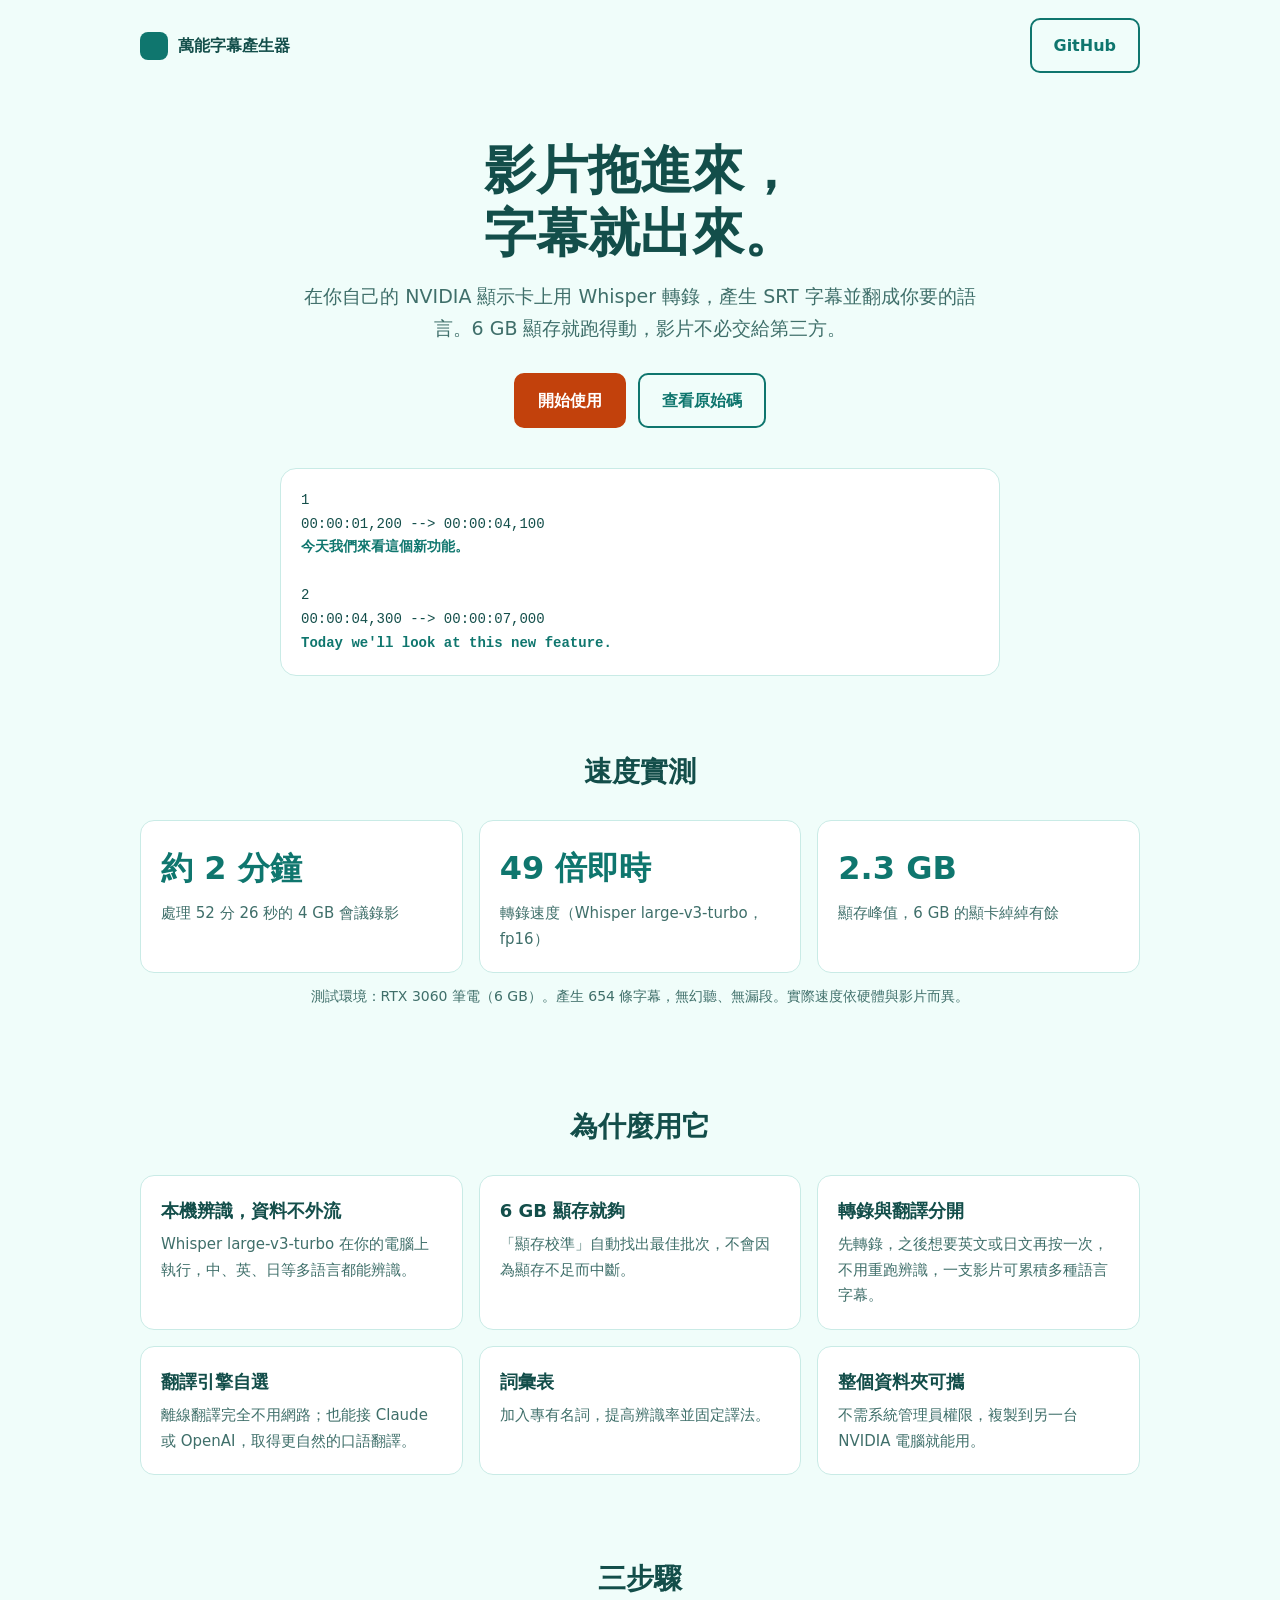
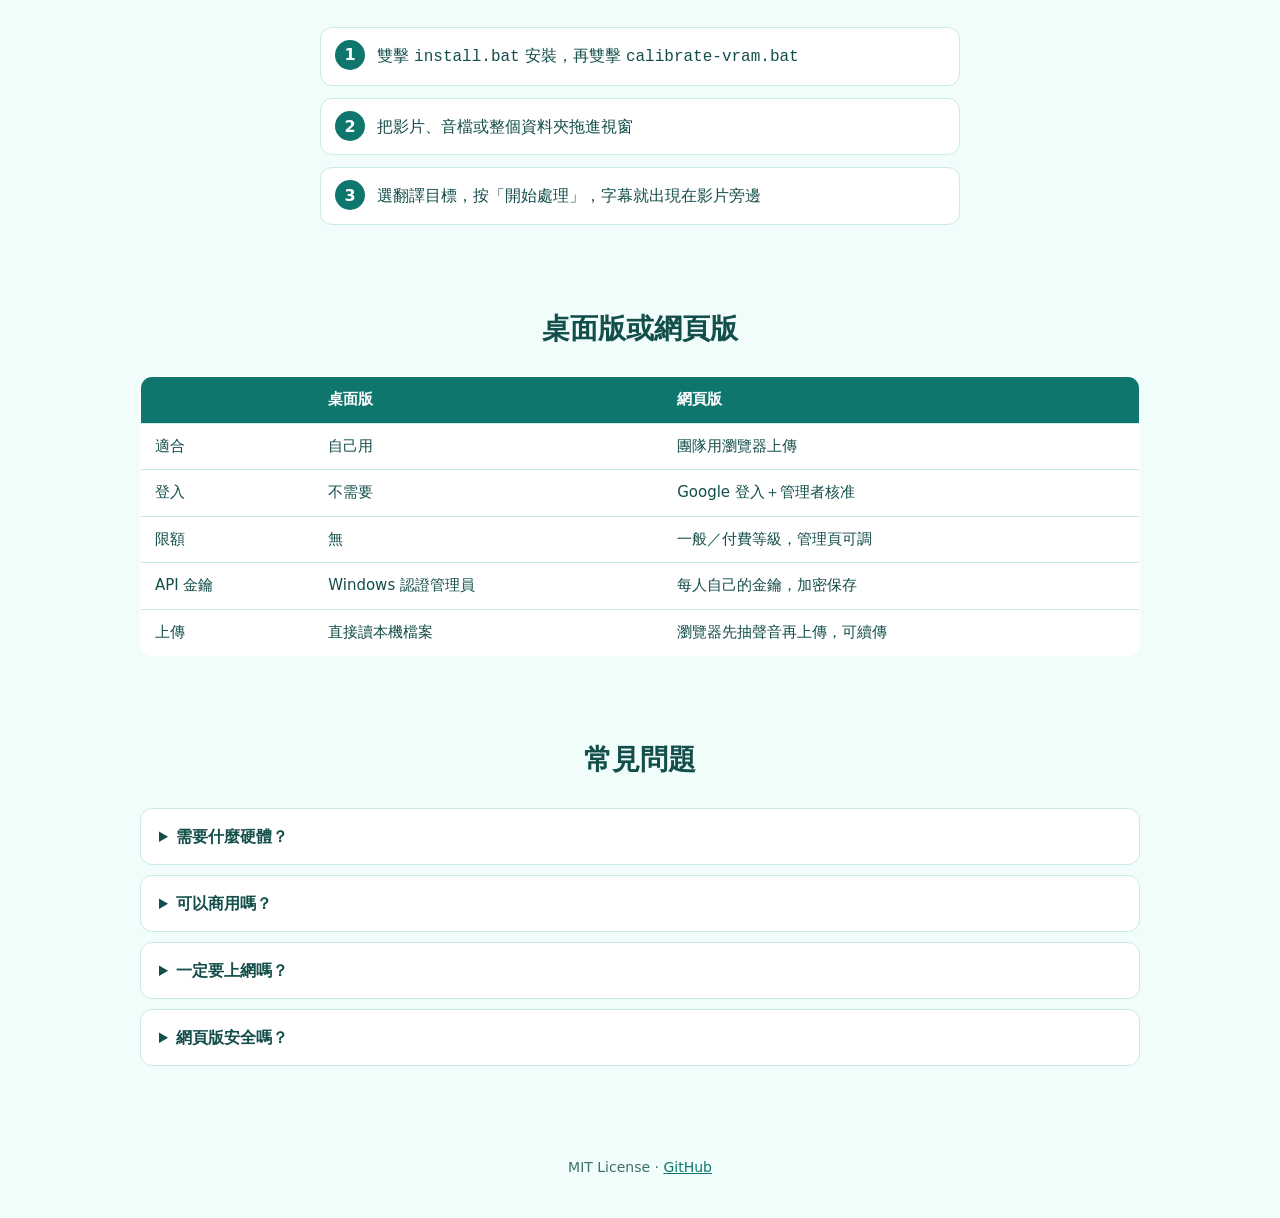
<file: docs/index.html>
<!doctype html>
<html lang="zh-Hant">
<head>
<meta charset="utf-8">
<meta name="viewport" content="width=device-width, initial-scale=1">
<title>萬能字幕產生器 — 影片拖進來，字幕就出來</title>
<meta name="description" content="在自己的 NVIDIA 顯卡上用 Whisper 轉錄影片、產生 SRT 並翻譯。6 GB 顯存就能跑，附桌面版與多人網頁版。">
<meta property="og:title" content="萬能字幕產生器">
<meta property="og:description" content="影片拖進來，幾分鐘後拿到字幕，還能翻成你要的語言。本機辨識，資料不外流。">
<style>
:root{--bg:#F0FDFA;--card:#fff;--ink:#134E4A;--sub:#3f6f6a;--pri:#0F766E;--pri-ink:#fff;--cta:#C2410C;--line:#c9ebe6;--code:#0b3b37}
@media (prefers-color-scheme:dark){:root{--bg:#0b1f1d;--card:#10302d;--ink:#e6fffb;--sub:#9fd1ca;--pri:#2dd4bf;--pri-ink:#04201d;--cta:#fb923c;--line:#1d4a45;--code:#04201d}}
*{box-sizing:border-box}
body{margin:0;background:var(--bg);color:var(--ink);font:16px/1.7 system-ui,-apple-system,"Segoe UI","Microsoft JhengHei","PingFang TC",sans-serif}
a{color:var(--pri)}
.wrap{max-width:1040px;margin:0 auto;padding:0 20px}
header.top{display:flex;justify-content:space-between;align-items:center;padding:18px 0}
.brand{font-weight:700;display:flex;gap:10px;align-items:center}
.logo{width:28px;height:28px;border-radius:8px;background:var(--pri)}
.btn{display:inline-block;padding:12px 22px;border-radius:10px;font-weight:600;text-decoration:none;border:2px solid var(--pri);color:var(--pri)}
.btn.cta{background:var(--cta);border-color:var(--cta);color:#fff}
.hero{padding:48px 0 32px;text-align:center}
.hero h1{font-size:clamp(30px,5vw,52px);line-height:1.2;margin:0 0 16px}
.hero p{font-size:19px;color:var(--sub);max-width:680px;margin:0 auto 28px}
.hero .btns{display:flex;gap:12px;justify-content:center;flex-wrap:wrap}
.demo{margin:40px auto 0;max-width:720px;background:var(--card);border:1px solid var(--line);border-radius:16px;padding:20px;text-align:left;font-family:ui-monospace,Consolas,monospace;font-size:14px}
.demo b{color:var(--pri)}
section{padding:40px 0}
h2{font-size:28px;margin:0 0 24px;text-align:center}
.grid{display:grid;grid-template-columns:repeat(auto-fit,minmax(260px,1fr));gap:16px}
.card{background:var(--card);border:1px solid var(--line);border-radius:14px;padding:20px}
.card h3{margin:0 0 6px;font-size:18px}
.card p{margin:0;color:var(--sub);font-size:15px}
ol.steps{counter-reset:s;list-style:none;padding:0;display:grid;gap:12px;max-width:640px;margin:0 auto}
ol.steps li{counter-increment:s;background:var(--card);border:1px solid var(--line);border-radius:12px;padding:14px 16px 14px 56px;position:relative}
ol.steps li::before{content:counter(s);position:absolute;left:14px;top:12px;width:30px;height:30px;border-radius:50%;background:var(--pri);color:var(--pri-ink);display:grid;place-items:center;font-weight:700}
table{width:100%;border-collapse:collapse;background:var(--card);border:1px solid var(--line);border-radius:12px;overflow:hidden;font-size:15px}
th,td{padding:10px 14px;border-bottom:1px solid var(--line);text-align:left}
th{background:var(--pri);color:var(--pri-ink)}
details{background:var(--card);border:1px solid var(--line);border-radius:12px;padding:14px 18px;margin-bottom:10px}
summary{cursor:pointer;font-weight:600}
details p{margin:8px 0 0;color:var(--sub)}
footer{text-align:center;color:var(--sub);padding:40px 0;font-size:14px}
.scroll{overflow-x:auto}
</style>
</head>
<body>
<div class="wrap">
  <header class="top">
    <div class="brand"><span class="logo" aria-hidden="true"></span>萬能字幕產生器</div>
    <a class="btn" href="https://github.com/kochunchung/universal-subtitle-generator">GitHub</a>
  </header>

  <div class="hero">
    <h1>影片拖進來，<br>字幕就出來。</h1>
    <p>在你自己的 NVIDIA 顯示卡上用 Whisper 轉錄，產生 SRT 字幕並翻成你要的語言。6 GB 顯存就跑得動，影片不必交給第三方。</p>
    <div class="btns">
      <a class="btn cta" href="https://github.com/kochunchung/universal-subtitle-generator#快速開始桌面版">開始使用</a>
      <a class="btn" href="https://github.com/kochunchung/universal-subtitle-generator">查看原始碼</a>
    </div>
    <div class="demo" aria-label="輸出範例">
      1<br>00:00:01,200 --> 00:00:04,100<br><b>今天我們來看這個新功能。</b><br><br>
      2<br>00:00:04,300 --> 00:00:07,000<br><b>Today we'll look at this new feature.</b>
    </div>
  </div>

  <section>
    <h2>速度實測</h2>
    <div class="grid">
      <div class="card"><h3 style="font-size:32px;color:var(--pri)">約 2 分鐘</h3><p>處理 52 分 26 秒的 4 GB 會議錄影</p></div>
      <div class="card"><h3 style="font-size:32px;color:var(--pri)">49 倍即時</h3><p>轉錄速度（Whisper large-v3-turbo，fp16）</p></div>
      <div class="card"><h3 style="font-size:32px;color:var(--pri)">2.3 GB</h3><p>顯存峰值，6 GB 的顯卡綽綽有餘</p></div>
    </div>
    <p style="text-align:center;color:var(--sub);font-size:14px;margin-top:12px">測試環境：RTX 3060 筆電（6 GB）。產生 654 條字幕，無幻聽、無漏段。實際速度依硬體與影片而異。</p>
  </section>

  <section>
    <h2>為什麼用它</h2>
    <div class="grid">
      <div class="card"><h3>本機辨識，資料不外流</h3><p>Whisper large-v3-turbo 在你的電腦上執行，中、英、日等多語言都能辨識。</p></div>
      <div class="card"><h3>6 GB 顯存就夠</h3><p>「顯存校準」自動找出最佳批次，不會因為顯存不足而中斷。</p></div>
      <div class="card"><h3>轉錄與翻譯分開</h3><p>先轉錄，之後想要英文或日文再按一次，不用重跑辨識，一支影片可累積多種語言字幕。</p></div>
      <div class="card"><h3>翻譯引擎自選</h3><p>離線翻譯完全不用網路；也能接 Claude 或 OpenAI，取得更自然的口語翻譯。</p></div>
      <div class="card"><h3>詞彙表</h3><p>加入專有名詞，提高辨識率並固定譯法。</p></div>
      <div class="card"><h3>整個資料夾可攜</h3><p>不需系統管理員權限，複製到另一台 NVIDIA 電腦就能用。</p></div>
    </div>
  </section>

  <section>
    <h2>三步驟</h2>
    <ol class="steps">
      <li>雙擊 <code>install.bat</code> 安裝，再雙擊 <code>calibrate-vram.bat</code></li>
      <li>把影片、音檔或整個資料夾拖進視窗</li>
      <li>選翻譯目標，按「開始處理」，字幕就出現在影片旁邊</li>
    </ol>
  </section>

  <section>
    <h2>桌面版或網頁版</h2>
    <div class="scroll"><table>
      <tr><th></th><th>桌面版</th><th>網頁版</th></tr>
      <tr><td>適合</td><td>自己用</td><td>團隊用瀏覽器上傳</td></tr>
      <tr><td>登入</td><td>不需要</td><td>Google 登入＋管理者核准</td></tr>
      <tr><td>限額</td><td>無</td><td>一般／付費等級，管理頁可調</td></tr>
      <tr><td>API 金鑰</td><td>Windows 認證管理員</td><td>每人自己的金鑰，加密保存</td></tr>
      <tr><td>上傳</td><td>直接讀本機檔案</td><td>瀏覽器先抽聲音再上傳，可續傳</td></tr>
    </table></div>
  </section>

  <section>
    <h2>常見問題</h2>
    <details><summary>需要什麼硬體？</summary><p>Windows 10/11 與 NVIDIA 顯示卡（驅動 531.14 以上，建議 6 GB 以上顯存）。</p></details>
    <details><summary>可以商用嗎？</summary><p>程式碼是 MIT 授權。模型與元件各有授權，例如 NLLB 僅限非商業，使用前請確認。</p></details>
    <details><summary>一定要上網嗎？</summary><p>安裝與下載模型需要網路；之後用離線翻譯可完全離線。使用 Claude／OpenAI 翻譯時，字幕文字才會送到該服務。</p></details>
    <details><summary>網頁版安全嗎？</summary><p>內建 CSRF 防護、HttpOnly Cookie、金鑰加密與到期自動清除。對外開放請依 SECURITY.md 檢查設定。</p></details>
  </section>

  <footer>MIT License · <a href="https://github.com/kochunchung/universal-subtitle-generator">GitHub</a></footer>
</div>
</body>
</html>
</file>
